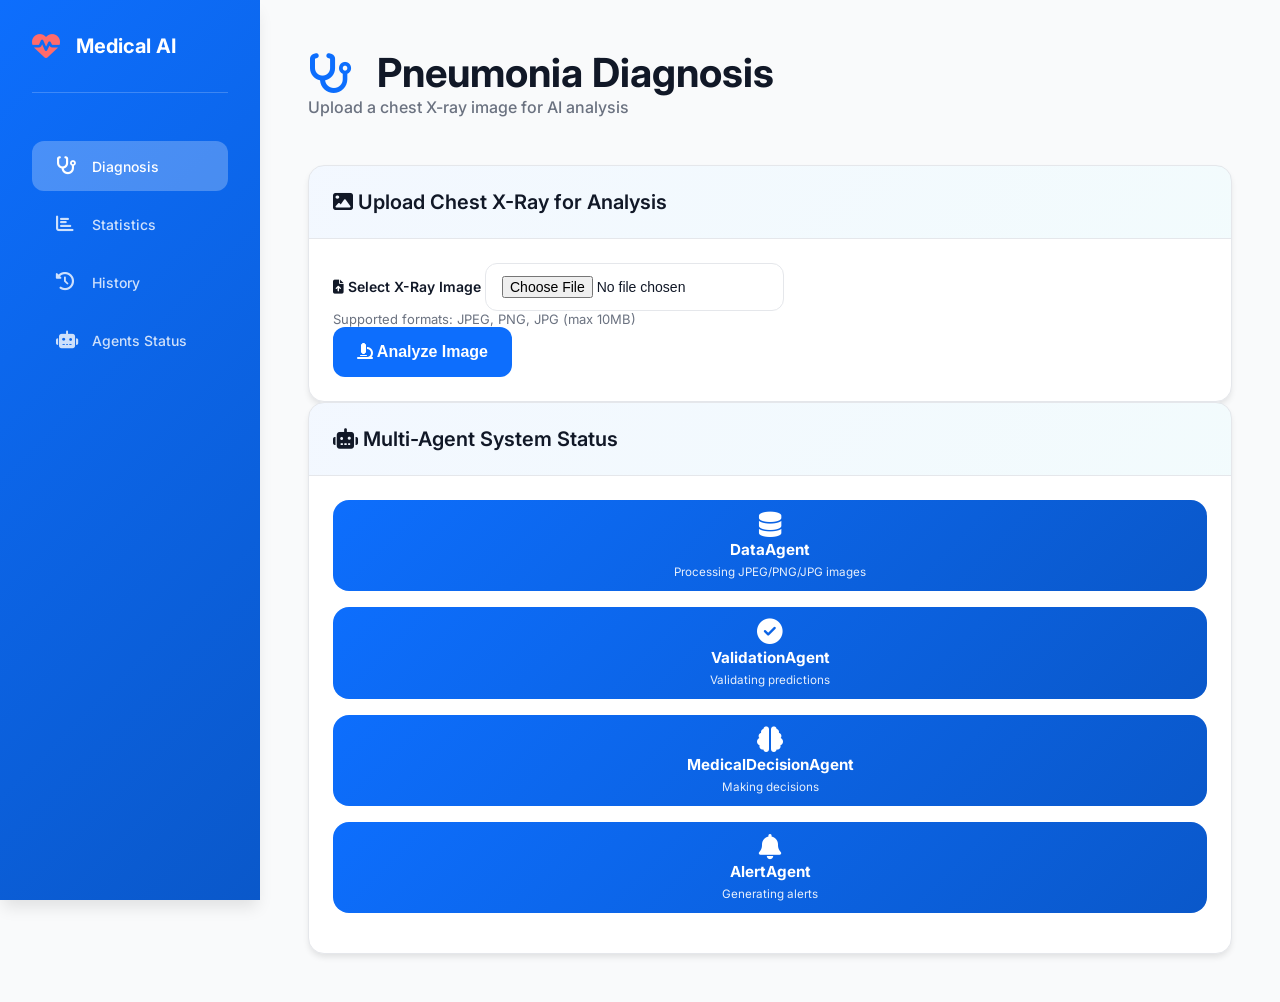
<file: pneumonia-project/src/main/resources/templates/index.html>
<!DOCTYPE html>
<html xmlns:th="http://www.thymeleaf.org">
<head>
    <title>Medical AI - Pneumonia Detection System</title>
    <meta charset="UTF-8">
    <meta name="viewport" content="width=device-width, initial-scale=1.0">
    
    <link rel="preconnect" href="https://fonts.googleapis.com">
    <link rel="preconnect" href="https://fonts.gstatic.com" crossorigin>
    <link href="https://fonts.googleapis.com/css2?family=Inter:wght@400;500;600;700&display=swap" rel="stylesheet">
    <link rel="stylesheet" href="https://cdnjs.cloudflare.com/ajax/libs/font-awesome/6.4.0/css/all.min.css">
    
    <style>
        :root {
            --primary: #0d6efd;
            --primary-dark: #0a58ca;
            --success: #10b981;
            --warning: #f59e0b;
            --bg-primary: #ffffff;
            --bg-secondary: #f9fafb;
            --text-primary: #111827;
            --text-secondary: #6b7280;
            --border-color: #e5e7eb;
            --shadow-md: 0 4px 6px -1px rgba(0, 0, 0, 0.1);
            --shadow-lg: 0 10px 15px -3px rgba(0, 0, 0, 0.1);
            --transition-base: 200ms cubic-bezier(0.4, 0, 0.2, 1);
            --radius-xl: 1rem;
            --spacing-md: 1rem;
            --spacing-lg: 1.5rem;
            --spacing-xl: 2rem;
            --spacing-2xl: 3rem;
        }

        * { margin: 0; padding: 0; box-sizing: border-box; }
        html { scroll-behavior: smooth; }
        body {
            font-family: 'Inter', -apple-system, BlinkMacSystemFont, 'Segoe UI', sans-serif;
            background-color: var(--bg-secondary);
            color: var(--text-primary);
            font-size: 0.875rem;
        }

        .app-layout { display: flex; min-height: 100vh; }
        .sidebar {
            width: 260px;
            background: linear-gradient(135deg, var(--primary) 0%, var(--primary-dark) 100%);
            color: white;
            padding: var(--spacing-xl);
            position: fixed;
            height: 100vh;
            overflow-y: auto;
            box-shadow: var(--shadow-lg);
            z-index: 1000;
        }

        .sidebar-brand {
            display: flex;
            align-items: center;
            gap: var(--spacing-md);
            margin-bottom: var(--spacing-2xl);
            padding-bottom: var(--spacing-xl);
            border-bottom: 1px solid rgba(255, 255, 255, 0.2);
        }

        .sidebar-brand i { font-size: 1.75rem; color: #ff6b6b; }
        .sidebar-brand h1 { font-size: 1.25rem; font-weight: 700; }
        .nav-menu { list-style: none; }
        .nav-item { margin-bottom: 0.5rem; }
        .nav-link {
            display: flex;
            align-items: center;
            gap: var(--spacing-md);
            padding: var(--spacing-md) var(--spacing-lg);
            color: rgba(255, 255, 255, 0.8);
            text-decoration: none;
            border-radius: 0.75rem;
            transition: all var(--transition-base);
            font-weight: 500;
        }

        .nav-link:hover { background-color: rgba(255, 255, 255, 0.15); color: white; }
        .nav-link.active { background-color: rgba(255, 255, 255, 0.25); color: white; }
        .nav-link i { font-size: 1.125rem; width: 20px; }

        .main-content { flex: 1; margin-left: 260px; padding: var(--spacing-2xl); }
        .page-header { margin-bottom: var(--spacing-2xl); }
        .page-title { font-size: 2.5rem; font-weight: 700; display: flex; align-items: center; gap: var(--spacing-lg); }
        .page-title i { color: var(--primary); }
        .page-subtitle { font-size: 1rem; color: var(--text-secondary); font-weight: 500; }

        .card {
            background: var(--bg-primary);
            border: 1px solid var(--border-color);
            border-radius: var(--radius-xl);
            overflow: hidden;
            box-shadow: var(--shadow-md);
            transition: all var(--transition-base);
        }

        .card:hover { box-shadow: var(--shadow-lg); transform: translateY(-4px); }
        .card-header {
            padding: var(--spacing-lg);
            background: linear-gradient(135deg, rgba(13, 110, 253, 0.05) 0%, rgba(6, 182, 212, 0.05) 100%);
            border-bottom: 1px solid var(--border-color);
        }

        .card-header h3 { font-size: 1.25rem; font-weight: 600; margin: 0; }
        .card-body { padding: var(--spacing-lg); }

        .form-label { font-weight: 600; color: var(--text-primary); margin-bottom: 0.5rem; }
        .form-control, .form-select {
            border: 1px solid var(--border-color);
            border-radius: 0.75rem;
            padding: 0.75rem var(--spacing-md);
            font-size: 0.875rem;
            transition: all var(--transition-base);
        }

        .form-control:focus, .form-select:focus {
            border-color: var(--primary);
            box-shadow: 0 0 0 3px rgba(13, 110, 253, 0.1);
        }

        .btn {
            border-radius: 0.75rem;
            font-weight: 600;
            padding: 0.75rem var(--spacing-lg);
            transition: all var(--transition-base);
            border: none;
        }

        .btn-primary { background: var(--primary); color: white; }
        .btn-primary:hover { background: var(--primary-dark); }
        .btn-lg { font-size: 1rem; padding: 1rem var(--spacing-lg); }

        .image-preview {
            max-height: 300px;
            border-radius: var(--radius-xl);
            border: 2px solid var(--border-color);
            padding: var(--spacing-lg);
            text-align: center;
        }

        .form-text { font-size: 0.8125rem; color: var(--text-secondary); }

        .agent-box {
            background: linear-gradient(135deg, var(--primary) 0%, var(--primary-dark) 100%);
            color: white;
            border: none;
            text-align: center;
            border-radius: var(--radius-xl);
            padding: var(--spacing-xl);
        }

        .agent-box i { font-size: 2rem; margin-bottom: var(--spacing-md); display: block; }
        .agent-box strong { display: block; font-size: 1rem; margin-bottom: 0.5rem; }
        .agent-box small { opacity: 0.9; }
        .agent-box {
    padding: 0.75rem 0.5rem;      /* réduit la hauteur interne */
    min-height: auto;             /* supprime toute hauteur forcée */
    margin-bottom: 1rem;  /* espace vertical entre chaque box */
}

.agent-box i {
    font-size: 1.6rem;            /* légèrement plus petit */
    margin-bottom: 0.3rem;        /* réduit l’espace vertical */
    display: block;
    
}

.agent-box strong {
    display: block;
    font-size: 0.95rem;
    margin-bottom: 0.2rem;        /* réduit encore la hauteur */
    line-height: 1.1;
}

.agent-box small {
    opacity: 0.9;
    line-height: 1.1;             /* texte plus compact */
}

        

        @media (max-width: 768px) {
            .sidebar {
                width: 100%;
                height: auto;
                position: static;
                margin-bottom: var(--spacing-xl);
            }
            .main-content { margin-left: 0; padding: var(--spacing-lg); }
            .page-title { font-size: 1.75rem; }
        }
    </style>
</head>
<body>
    <div class="app-layout">
        <!-- Sidebar -->
        <aside class="sidebar">
            <div class="sidebar-brand">
                <i class="fas fa-heartbeat"></i>
                <h1>Medical AI</h1>
            </div>
            <nav>
                <ul class="nav-menu">
                    <li class="nav-item">
                        <a class="nav-link active" href="/"><i class="fas fa-stethoscope"></i><span>Diagnosis</span></a>
                    </li>
                    <li class="nav-item">
                        <a class="nav-link" href="/statistics"><i class="fas fa-chart-bar"></i><span>Statistics</span></a>
                    </li>
                    <li class="nav-item">
                        <a class="nav-link" href="/history"><i class="fas fa-history"></i><span>History</span></a>
                    </li>
                    <li class="nav-item">
                        <a class="nav-link" href="/agents"><i class="fas fa-robot"></i><span>Agents Status</span></a>
                    </li>
                </ul>
            </nav>
        </aside>

        <!-- Main Content -->
        <main class="main-content">
            <div class="page-header">
                <div class="page-title">
                    <i class="fas fa-stethoscope"></i>
                    <span>Pneumonia Diagnosis</span>
                </div>
                <p class="page-subtitle">Upload a chest X-ray image for AI analysis</p>
            </div>

            <!-- Upload Card -->
            <div class="row justify-content-center mb-4">
                <div class="col-md-8">
                    <div class="card">
                        <div class="card-header">
                            <h3><i class="fas fa-image"></i> Upload Chest X-Ray for Analysis</h3>
                        </div>
                        <div class="card-body">
                            <form action="/predict" method="post" enctype="multipart/form-data" id="uploadForm">
                                <div class="mb-3">
                                    <label for="image" class="form-label">
                                        <i class="fas fa-file-upload"></i> Select X-Ray Image
                                    </label>
                                    <input type="file" class="form-control" id="image" name="image" 
                                           accept="image/jpeg,image/png,image/jpg" required>
                                    <div class="form-text">Supported formats: JPEG, PNG, JPG (max 10MB)</div>
                                </div>
                                
                                <div class="mb-3">
                                    <div id="imagePreview"></div>
                                </div>
                                
                                <div class="d-grid">
                                    <button type="submit" class="btn btn-primary btn-lg" id="analyzeBtn">
                                        <i class="fas fa-microscope"></i> Analyze Image
                                    </button>
                                </div>
                            </form>
                        </div>
                    </div>
                </div>
            </div>

            <!-- Agent Status -->
            <div class="card">
                <div class="card-header">
                    <h3><i class="fas fa-robot"></i> Multi-Agent System Status</h3>
                </div>
                <div class="card-body">
                    <div class="row" style="gap: var(--spacing-lg);">
                        <div class="col-md-3">
                            <div class="agent-box">
                                <i class="fas fa-database"></i>
                                <strong>DataAgent</strong>
                                <small>Processing JPEG/PNG/JPG images</small>
                            </div>
                        </div>
                        <div class="col-md-3">
                            <div class="agent-box">
                                <i class="fas fa-check-circle"></i>
                                <strong>ValidationAgent</strong>
                                <small>Validating predictions</small>
                            </div>
                        </div>
                        <div class="col-md-3">
                            <div class="agent-box">
                                <i class="fas fa-brain"></i>
                                <strong>MedicalDecisionAgent</strong>
                                <small>Making decisions</small>
                            </div>
                        </div>
                        <div class="col-md-3">
                            <div class="agent-box">
                                <i class="fas fa-bell"></i>
                                <strong>AlertAgent</strong>
                                <small>Generating alerts</small>
                            </div>
                        </div>
                    </div>
                </div>
            </div>
        </main>
    </div>

    <script src="https://cdn.jsdelivr.net/npm/bootstrap@5.1.3/dist/js/bootstrap.bundle.min.js"></script>
    <script>
        document.getElementById('image').addEventListener('change', function(e) {
            const file = e.target.files[0];
            const preview = document.getElementById('imagePreview');
            
            if (file) {
                const reader = new FileReader();
                reader.onload = function(e) {
                    preview.innerHTML = `<img src="${e.target.result}" class="image-preview" alt="Preview">`;
                }
                reader.readAsDataURL(file);
            } else {
                preview.innerHTML = '';
            }
        });

        document.getElementById('uploadForm').addEventListener('submit', function() {
            const btn = document.getElementById('analyzeBtn');
            btn.disabled = true;
            btn.innerHTML = '<i class="fas fa-spinner fa-spin"></i> Analyzing...';
        });
    </script>
</body>
</html>
</file>
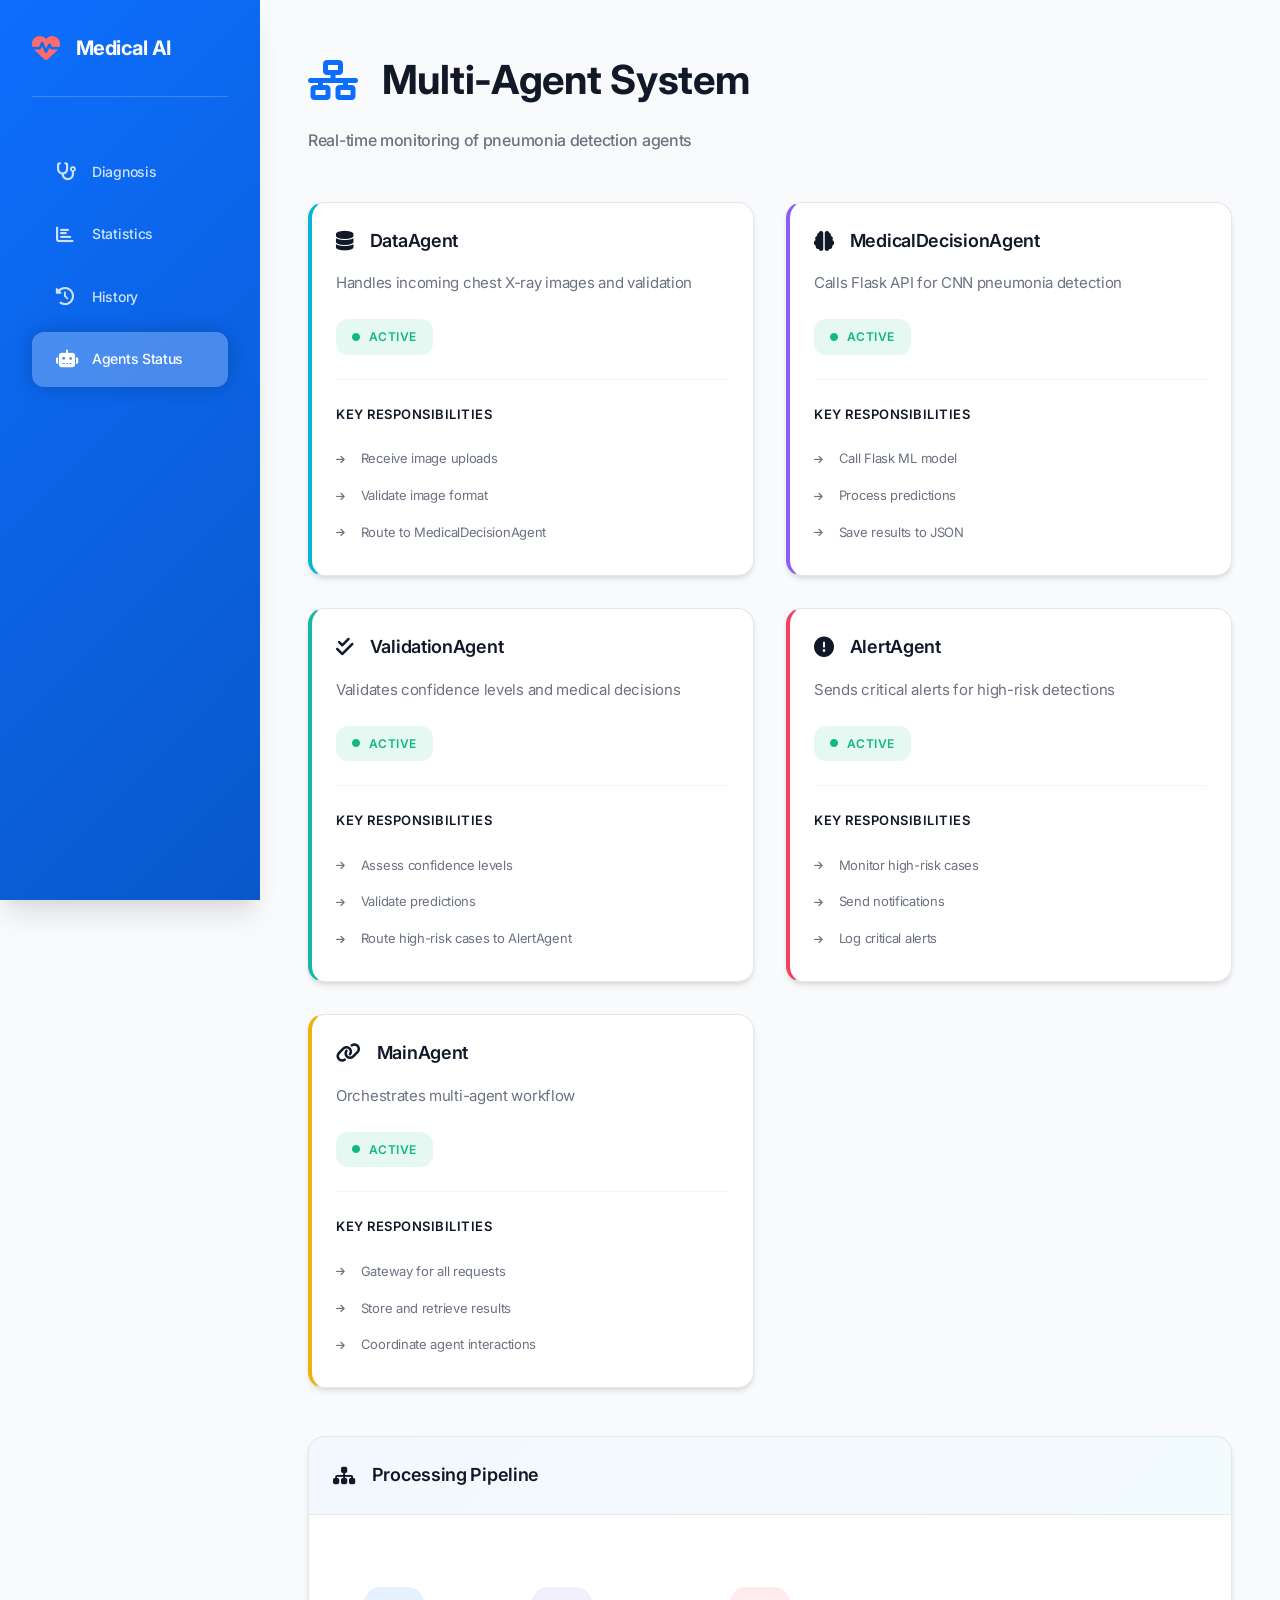
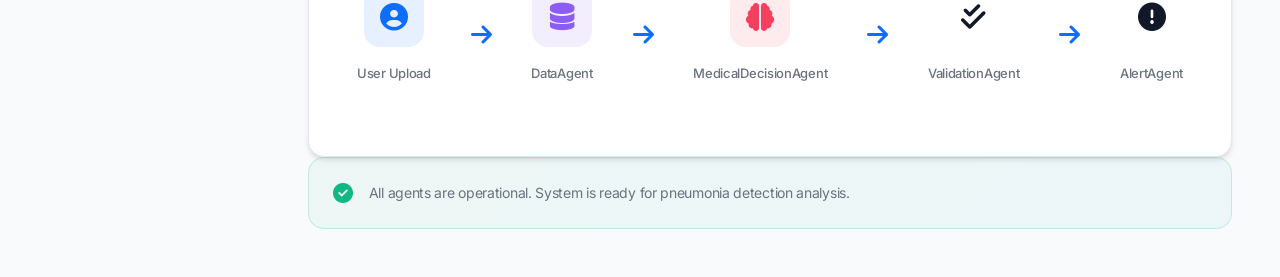
<file: pneumonia-project/src/main/resources/templates/agents.html>
<!DOCTYPE html>
<html xmlns:th="http://www.thymeleaf.org">
<head>
    <title>Agents Status - Medical AI</title>
    <meta charset="UTF-8">
    <meta name="viewport" content="width=device-width, initial-scale=1.0">
    
    <!-- Google Fonts -->
    <link rel="preconnect" href="https://fonts.googleapis.com">
    <link rel="preconnect" href="https://fonts.gstatic.com" crossorigin>
    <link href="https://fonts.googleapis.com/css2?family=Inter:wght@400;500;600;700&family=Space+Mono:wght@400;700&display=swap" rel="stylesheet">
    
    <!-- Font Awesome -->
    <link rel="stylesheet" href="https://cdnjs.cloudflare.com/ajax/libs/font-awesome/6.4.0/css/all.min.css">
    
    <!-- Modern CSS -->
    <style>
        /* ============================================
           DESIGN SYSTEM & CSS VARIABLES
           ============================================ */
        :root {
            /* Color Palette - Medical/Tech Theme */
            --primary: #0d6efd;
            --primary-dark: #0a58ca;
            --primary-light: #e7f1ff;
            --secondary: #6c757d;
            --success: #10b981;
            --warning: #f59e0b;
            --danger: #ef4444;
            --info: #06b6d4;
            
            /* Semantic Colors */
            --bg-primary: #ffffff;
            --bg-secondary: #f9fafb;
            --bg-tertiary: #f3f4f6;
            --text-primary: #111827;
            --text-secondary: #6b7280;
            --text-tertiary: #9ca3af;
            --border-color: #e5e7eb;
            --border-light: #f3f4f6;
            
            /* Agent Colors */
            --agent-data: #06b6d4;
            --agent-decision: #8b5cf6;
            --agent-validation: #14b8a6;
            --agent-alert: #f43f5e;
            --agent-main: #eab308;
            
            /* Spacing */
            --spacing-xs: 0.25rem;
            --spacing-sm: 0.5rem;
            --spacing-md: 1rem;
            --spacing-lg: 1.5rem;
            --spacing-xl: 2rem;
            --spacing-2xl: 3rem;
            
            /* Border Radius */
            --radius-sm: 0.375rem;
            --radius-md: 0.5rem;
            --radius-lg: 0.75rem;
            --radius-xl: 1rem;
            
            /* Shadows */
            --shadow-sm: 0 1px 2px 0 rgba(0, 0, 0, 0.05);
            --shadow-md: 0 4px 6px -1px rgba(0, 0, 0, 0.1), 0 2px 4px -1px rgba(0, 0, 0, 0.06);
            --shadow-lg: 0 10px 15px -3px rgba(0, 0, 0, 0.1), 0 4px 6px -2px rgba(0, 0, 0, 0.05);
            --shadow-xl: 0 20px 25px -5px rgba(0, 0, 0, 0.1), 0 10px 10px -5px rgba(0, 0, 0, 0.04);
            
            /* Transitions */
            --transition-fast: 150ms cubic-bezier(0.4, 0, 0.2, 1);
            --transition-base: 200ms cubic-bezier(0.4, 0, 0.2, 1);
            --transition-slow: 300ms cubic-bezier(0.4, 0, 0.2, 1);
        }

        /* ============================================
           GLOBAL & RESET
           ============================================ */
        * {
            margin: 0;
            padding: 0;
            box-sizing: border-box;
        }

        html {
            scroll-behavior: smooth;
        }

        body {
            font-family: 'Inter', -apple-system, BlinkMacSystemFont, 'Segoe UI', sans-serif;
            background-color: var(--bg-secondary);
            color: var(--text-primary);
            line-height: 1.6;
            font-size: 0.875rem;
            letter-spacing: -0.3px;
        }

        /* ============================================
           LAYOUT & STRUCTURE
           ============================================ */
        .app-layout {
            display: flex;
            min-height: 100vh;
            background-color: var(--bg-secondary);
        }

        .sidebar {
            width: 260px;
            background: linear-gradient(135deg, var(--primary) 0%, var(--primary-dark) 100%);
            color: white;
            padding: var(--spacing-xl);
            position: fixed;
            height: 100vh;
            overflow-y: auto;
            box-shadow: var(--shadow-xl);
            z-index: 1000;
        }

        .sidebar-brand {
            display: flex;
            align-items: center;
            gap: var(--spacing-md);
            margin-bottom: var(--spacing-2xl);
            padding-bottom: var(--spacing-xl);
            border-bottom: 1px solid rgba(255, 255, 255, 0.2);
        }

        .sidebar-brand i {
            font-size: 1.75rem;
            color: #ff6b6b;
        }

        .sidebar-brand h1 {
            font-size: 1.25rem;
            font-weight: 700;
            letter-spacing: -0.5px;
        }

        .nav-menu {
            list-style: none;
        }

        .nav-item {
            margin-bottom: var(--spacing-sm);
        }

        .nav-link {
            display: flex;
            align-items: center;
            gap: var(--spacing-md);
            padding: var(--spacing-md) var(--spacing-lg);
            color: rgba(255, 255, 255, 0.8);
            text-decoration: none;
            border-radius: var(--radius-lg);
            transition: all var(--transition-base);
            font-weight: 500;
        }

        .nav-link:hover {
            background-color: rgba(255, 255, 255, 0.15);
            color: white;
            transform: translateX(4px);
        }

        .nav-link.active {
            background-color: rgba(255, 255, 255, 0.25);
            color: white;
            box-shadow: 0 0 20px rgba(0, 0, 0, 0.2);
        }

        .nav-link i {
            font-size: 1.125rem;
            width: 20px;
        }

        .main-content {
            flex: 1;
            margin-left: 260px;
            padding: var(--spacing-2xl);
        }

        /* ============================================
           HEADER & TITLE
           ============================================ */
        .page-header {
            margin-bottom: var(--spacing-2xl);
        }

        .page-title {
            font-size: 2.5rem;
            font-weight: 700;
            color: var(--text-primary);
            margin-bottom: var(--spacing-md);
            display: flex;
            align-items: center;
            gap: var(--spacing-lg);
        }

        .page-title i {
            color: var(--primary);
            font-size: 2.5rem;
        }

        .page-subtitle {
            font-size: 1rem;
            color: var(--text-secondary);
            font-weight: 500;
        }

        /* ============================================
           CARDS & COMPONENTS
           ============================================ */
        .card {
            background: var(--bg-primary);
            border: 1px solid var(--border-color);
            border-radius: var(--radius-xl);
            overflow: hidden;
            box-shadow: var(--shadow-md);
            transition: all var(--transition-base);
        }

        .card:hover {
            box-shadow: var(--shadow-lg);
            transform: translateY(-4px);
            border-color: var(--primary-light);
        }

        .card-header {
            padding: var(--spacing-lg);
            background: linear-gradient(135deg, rgba(13, 110, 253, 0.05) 0%, rgba(6, 182, 212, 0.05) 100%);
            border-bottom: 1px solid var(--border-color);
        }

        .card-header h5 {
            font-size: 1.125rem;
            font-weight: 600;
            color: var(--text-primary);
            margin: 0;
            display: flex;
            align-items: center;
            gap: var(--spacing-md);
        }

        .card-header i {
            font-size: 1.25rem;
        }

        .card-body {
            padding: var(--spacing-lg);
        }

        .card-title {
            font-size: 1.125rem;
            font-weight: 600;
            color: var(--text-primary);
            margin: 0 0 var(--spacing-md) 0;
            display: flex;
            align-items: center;
            gap: var(--spacing-md);
        }

        .card-title i {
            font-size: 1.25rem;
        }

        .card-text {
            color: var(--text-secondary);
            margin: 0 0 var(--spacing-lg) 0;
            font-size: 0.9375rem;
        }

        /* ============================================
           BADGES & STATUS
           ============================================ */
        .badge {
            display: inline-flex;
            align-items: center;
            gap: var(--spacing-sm);
            padding: var(--spacing-sm) var(--spacing-md);
            border-radius: var(--radius-lg);
            font-size: 0.75rem;
            font-weight: 600;
            text-transform: uppercase;
            letter-spacing: 0.5px;
        }

        .badge-success {
            background: rgba(16, 185, 129, 0.1);
            color: var(--success);
        }

        .badge-warning {
            background: rgba(245, 158, 11, 0.1);
            color: var(--warning);
        }

        .badge-danger {
            background: rgba(239, 68, 68, 0.1);
            color: var(--danger);
        }

        .badge i {
            font-size: 0.5rem;
            animation: pulse-dot 2s infinite;
        }

        @keyframes pulse-dot {
            0%, 100% { opacity: 1; }
            50% { opacity: 0.5; }
        }

        /* ============================================
           AGENT GRID
           ============================================ */
        .agents-grid {
            display: grid;
            grid-template-columns: repeat(auto-fit, minmax(320px, 1fr));
            gap: var(--spacing-xl);
            margin-bottom: var(--spacing-2xl);
        }

        .agent-card {
            position: relative;
            border-left: 4px solid var(--primary);
        }

        .agent-card.data { border-left-color: var(--agent-data); }
        .agent-card.decision { border-left-color: var(--agent-decision); }
        .agent-card.validation { border-left-color: var(--agent-validation); }
        .agent-card.alert { border-left-color: var(--agent-alert); }
        .agent-card.main { border-left-color: var(--agent-main); }

        .agent-responsibilities {
            margin-top: var(--spacing-lg);
            padding-top: var(--spacing-lg);
            border-top: 1px solid var(--border-light);
        }

        .agent-responsibilities strong {
            display: block;
            font-size: 0.8125rem;
            font-weight: 600;
            color: var(--text-primary);
            margin-bottom: var(--spacing-md);
            text-transform: uppercase;
            letter-spacing: 0.5px;
        }

        .agent-responsibilities ul {
            list-style: none;
            margin: 0;
        }

        .agent-responsibilities li {
            display: flex;
            align-items: center;
            gap: var(--spacing-md);
            padding: var(--spacing-sm) 0;
            font-size: 0.8125rem;
            color: var(--text-secondary);
        }

        .agent-responsibilities i {
            font-size: 0.625rem;
            flex-shrink: 0;
        }

        /* ============================================
           PIPELINE & DIAGRAM
           ============================================ */
        .pipeline-container {
            overflow-x: auto;
            padding: var(--spacing-md) 0;
        }

        .pipeline {
            display: flex;
            align-items: center;
            justify-content: space-between;
            gap: var(--spacing-lg);
            min-width: min-content;
            padding: var(--spacing-xl) var(--spacing-lg);
        }

        .pipeline-step {
            display: flex;
            flex-direction: column;
            align-items: center;
            gap: var(--spacing-md);
            text-align: center;
            flex-shrink: 0;
            animation: slideIn 0.6s ease-out forwards;
            opacity: 0;
        }

        @keyframes slideIn {
            from {
                opacity: 0;
                transform: translateY(20px);
            }
            to {
                opacity: 1;
                transform: translateY(0);
            }
        }

        .pipeline-step:nth-child(1) { animation-delay: 0.1s; }
        .pipeline-step:nth-child(2) { animation-delay: 0.2s; }
        .pipeline-step:nth-child(3) { animation-delay: 0.3s; }
        .pipeline-step:nth-child(4) { animation-delay: 0.4s; }
        .pipeline-step:nth-child(5) { animation-delay: 0.5s; }
        .pipeline-step:nth-child(6) { animation-delay: 0.6s; }
        .pipeline-step:nth-child(7) { animation-delay: 0.7s; }

        .pipeline-icon {
            width: 60px;
            height: 60px;
            display: flex;
            align-items: center;
            justify-content: center;
            border-radius: var(--radius-xl);
            font-size: 1.75rem;
            transition: all var(--transition-base);
        }

        .pipeline-step:nth-child(1) .pipeline-icon { background: rgba(13, 110, 253, 0.1); color: var(--primary); }
        .pipeline-step:nth-child(2) .pipeline-icon { background: rgba(6, 182, 212, 0.1); color: var(--agent-data); }
        .pipeline-step:nth-child(3) .pipeline-icon { background: rgba(139, 92, 246, 0.1); color: var(--agent-decision); }
        .pipeline-step:nth-child(4) .pipeline-icon { background: rgba(20, 184, 166, 0.1); color: var(--agent-validation); }
        .pipeline-step:nth-child(5) .pipeline-icon { background: rgba(244, 63, 94, 0.1); color: var(--agent-alert); }

        .pipeline-step p {
            font-size: 0.8125rem;
            color: var(--text-secondary);
            font-weight: 500;
            margin: 0;
        }

        .pipeline-arrow {
            font-size: 1.5rem;
            color: var(--primary);
            flex-shrink: 0;
            animation: float 2s ease-in-out infinite;
        }

        @keyframes float {
            0%, 100% { transform: translateX(0); }
            50% { transform: translateX(4px); }
        }

        /* ============================================
           SYSTEM STATUS
           ============================================ */
        .system-status {
            display: flex;
            align-items: center;
            gap: var(--spacing-md);
            padding: var(--spacing-lg);
            background: linear-gradient(135deg, rgba(16, 185, 129, 0.05) 0%, rgba(6, 182, 212, 0.05) 100%);
            border: 1px solid rgba(16, 185, 129, 0.2);
            border-radius: var(--radius-xl);
            color: var(--text-secondary);
            font-size: 0.875rem;
        }

        .system-status i {
            color: var(--success);
            font-size: 1.25rem;
        }

        /* ============================================
           RESPONSIVE DESIGN
           ============================================ */
        @media (max-width: 768px) {
            .sidebar {
                width: 100%;
                height: auto;
                position: static;
                padding: var(--spacing-lg);
                border-radius: var(--radius-xl);
                margin-bottom: var(--spacing-xl);
            }

            .main-content {
                margin-left: 0;
                padding: var(--spacing-lg);
            }

            .page-title {
                font-size: 1.75rem;
            }

            .agents-grid {
                grid-template-columns: 1fr;
            }

            .pipeline {
                flex-wrap: wrap;
                gap: var(--spacing-md);
            }

            .pipeline-arrow {
                display: none;
            }
        }

        /* ============================================
           UTILITY CLASSES
           ============================================ */
        .divider {
            height: 1px;
            background: var(--border-color);
            margin: var(--spacing-lg) 0;
        }

        .text-muted {
            color: var(--text-secondary);
        }

        .text-muted-light {
            color: var(--text-tertiary);
        }
    </style>
</head>
<body>
    <div class="app-layout">
        <!-- Sidebar Navigation -->
        <aside class="sidebar">
            <div class="sidebar-brand">
                <i class="fas fa-heartbeat"></i>
                <h1>Medical AI</h1>
            </div>

            <nav>
                <ul class="nav-menu">
                    <li class="nav-item">
                        <a class="nav-link" href="/">
                            <i class="fas fa-stethoscope"></i>
                            <span>Diagnosis</span>
                        </a>
                    </li>
                    <li class="nav-item">
                        <a class="nav-link" href="/statistics">
                            <i class="fas fa-chart-bar"></i>
                            <span>Statistics</span>
                        </a>
                    </li>
                    <li class="nav-item">
                        <a class="nav-link" href="/history">
                            <i class="fas fa-history"></i>
                            <span>History</span>
                        </a>
                    </li>
                    <li class="nav-item">
                        <a class="nav-link active" href="/agents">
                            <i class="fas fa-robot"></i>
                            <span>Agents Status</span>
                        </a>
                    </li>
                </ul>
            </nav>
        </aside>

        <!-- Main Content -->
        <main class="main-content">
            <!-- Page Header -->
            <div class="page-header">
                <div class="page-title">
                    <i class="fas fa-network-wired"></i>
                    <span>Multi-Agent System</span>
                </div>
                <p class="page-subtitle">Real-time monitoring of pneumonia detection agents</p>
            </div>

            <!-- Agents Grid -->
            <div class="agents-grid">
                <!-- DataAgent Card -->
                <div class="card agent-card data">
                    <div class="card-body">
                        <h5 class="card-title">
                            <i class="fas fa-database"></i>
                            DataAgent
                        </h5>
                        <p class="card-text">Handles incoming chest X-ray images and validation</p>
                        <span class="badge badge-success">
                            <i class="fas fa-circle"></i>
                            Active
                        </span>
                        <div class="agent-responsibilities">
                            <strong>Key Responsibilities</strong>
                            <ul>
                                <li><i class="fas fa-arrow-right"></i>Receive image uploads</li>
                                <li><i class="fas fa-arrow-right"></i>Validate image format</li>
                                <li><i class="fas fa-arrow-right"></i>Route to MedicalDecisionAgent</li>
                            </ul>
                        </div>
                    </div>
                </div>

                <!-- MedicalDecisionAgent Card -->
                <div class="card agent-card decision">
                    <div class="card-body">
                        <h5 class="card-title">
                            <i class="fas fa-brain"></i>
                            MedicalDecisionAgent
                        </h5>
                        <p class="card-text">Calls Flask API for CNN pneumonia detection</p>
                        <span class="badge badge-success">
                            <i class="fas fa-circle"></i>
                            Active
                        </span>
                        <div class="agent-responsibilities">
                            <strong>Key Responsibilities</strong>
                            <ul>
                                <li><i class="fas fa-arrow-right"></i>Call Flask ML model</li>
                                <li><i class="fas fa-arrow-right"></i>Process predictions</li>
                                <li><i class="fas fa-arrow-right"></i>Save results to JSON</li>
                            </ul>
                        </div>
                    </div>
                </div>

                <!-- ValidationAgent Card -->
                <div class="card agent-card validation">
                    <div class="card-body">
                        <h5 class="card-title">
                            <i class="fas fa-check-double"></i>
                            ValidationAgent
                        </h5>
                        <p class="card-text">Validates confidence levels and medical decisions</p>
                        <span class="badge badge-success">
                            <i class="fas fa-circle"></i>
                            Active
                        </span>
                        <div class="agent-responsibilities">
                            <strong>Key Responsibilities</strong>
                            <ul>
                                <li><i class="fas fa-arrow-right"></i>Assess confidence levels</li>
                                <li><i class="fas fa-arrow-right"></i>Validate predictions</li>
                                <li><i class="fas fa-arrow-right"></i>Route high-risk cases to AlertAgent</li>
                            </ul>
                        </div>
                    </div>
                </div>

                <!-- AlertAgent Card -->
                <div class="card agent-card alert">
                    <div class="card-body">
                        <h5 class="card-title">
                            <i class="fas fa-exclamation-circle"></i>
                            AlertAgent
                        </h5>
                        <p class="card-text">Sends critical alerts for high-risk detections</p>
                        <span class="badge badge-success">
                            <i class="fas fa-circle"></i>
                            Active
                        </span>
                        <div class="agent-responsibilities">
                            <strong>Key Responsibilities</strong>
                            <ul>
                                <li><i class="fas fa-arrow-right"></i>Monitor high-risk cases</li>
                                <li><i class="fas fa-arrow-right"></i>Send notifications</li>
                                <li><i class="fas fa-arrow-right"></i>Log critical alerts</li>
                            </ul>
                        </div>
                    </div>
                </div>

                <!-- MainAgent Card -->
                <div class="card agent-card main">
                    <div class="card-body">
                        <h5 class="card-title">
                            <i class="fas fa-link"></i>
                            MainAgent
                        </h5>
                        <p class="card-text">Orchestrates multi-agent workflow</p>
                        <span class="badge badge-success">
                            <i class="fas fa-circle"></i>
                            Active
                        </span>
                        <div class="agent-responsibilities">
                            <strong>Key Responsibilities</strong>
                            <ul>
                                <li><i class="fas fa-arrow-right"></i>Gateway for all requests</li>
                                <li><i class="fas fa-arrow-right"></i>Store and retrieve results</li>
                                <li><i class="fas fa-arrow-right"></i>Coordinate agent interactions</li>
                            </ul>
                        </div>
                    </div>
                </div>
            </div>

            <!-- Processing Pipeline -->
            <div class="card">
                <div class="card-header">
                    <h5>
                        <i class="fas fa-sitemap"></i>
                        Processing Pipeline
                    </h5>
                </div>
                <div class="card-body">
                    <div class="pipeline-container">
                        <div class="pipeline">
                            <div class="pipeline-step">
                                <div class="pipeline-icon">
                                    <i class="fas fa-user-circle"></i>
                                </div>
                                <p>User Upload</p>
                            </div>
                            <div class="pipeline-arrow">
                                <i class="fas fa-arrow-right"></i>
                            </div>
                            <div class="pipeline-step">
                                <div class="pipeline-icon">
                                    <i class="fas fa-database"></i>
                                </div>
                                <p>DataAgent</p>
                            </div>
                            <div class="pipeline-arrow">
                                <i class="fas fa-arrow-right"></i>
                            </div>
                            <div class="pipeline-step">
                                <div class="pipeline-icon">
                                    <i class="fas fa-brain"></i>
                                </div>
                                <p>MedicalDecisionAgent</p>
                            </div>
                            <div class="pipeline-arrow">
                                <i class="fas fa-arrow-right"></i>
                            </div>
                            <div class="pipeline-step">
                                <div class="pipeline-icon">
                                    <i class="fas fa-check-double"></i>
                                </div>
                                <p>ValidationAgent</p>
                            </div>
                            <div class="pipeline-arrow">
                                <i class="fas fa-arrow-right"></i>
                            </div>
                            <div class="pipeline-step">
                                <div class="pipeline-icon">
                                    <i class="fas fa-exclamation-circle"></i>
                                </div>
                                <p>AlertAgent</p>
                            </div>
                        </div>
                    </div>
                </div>
            </div>

            <!-- System Status -->
            <div class="system-status">
                <i class="fas fa-check-circle"></i>
                <span>All agents are operational. System is ready for pneumonia detection analysis.</span>
            </div>
        </main>
    </div>
</body>
</html>
</file>
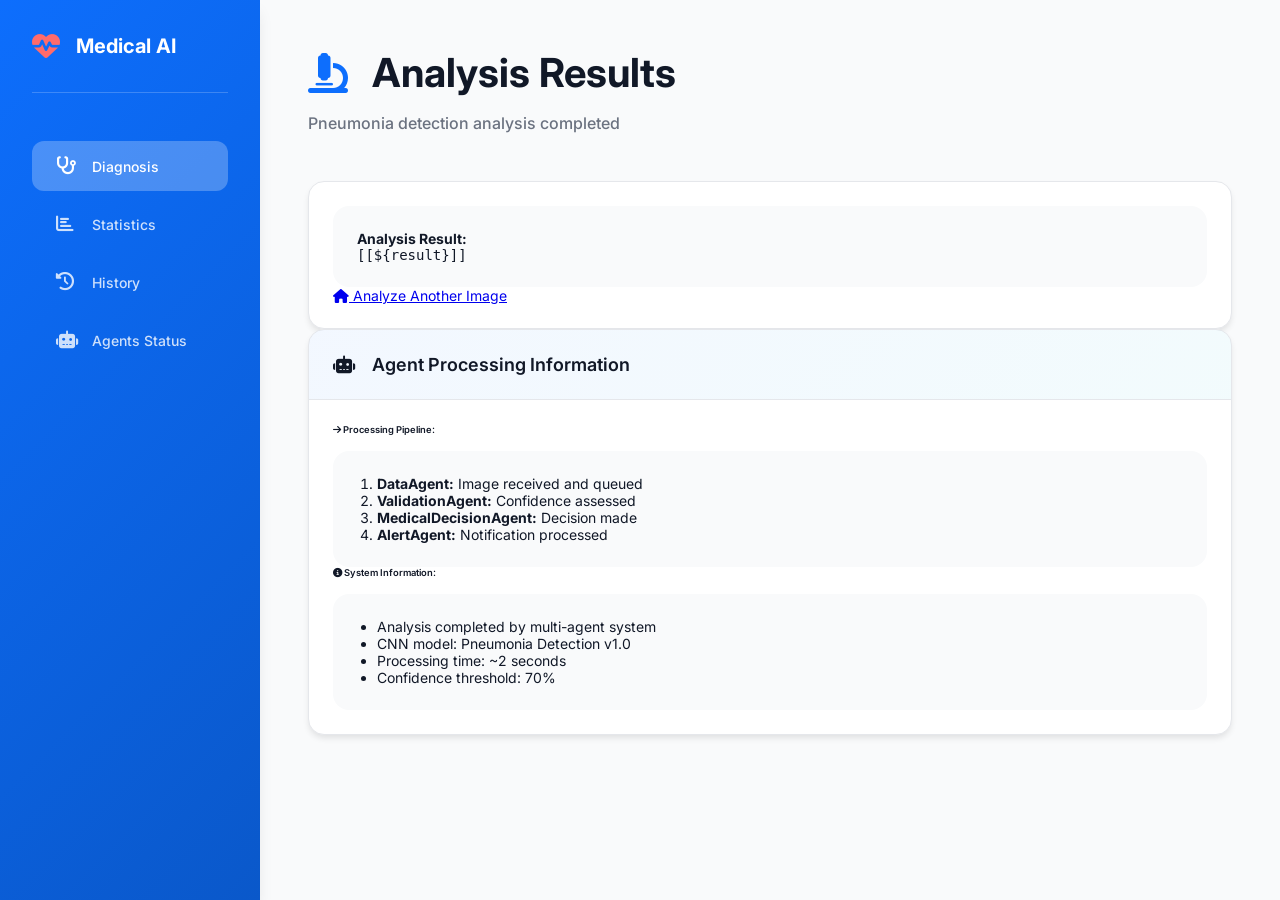
<file: pneumonia-project/src/main/resources/templates/result.html>
<!DOCTYPE html>
<html xmlns:th="http://www.thymeleaf.org">
<head>
    <title>Analysis Result - Medical AI</title>
    <meta charset="UTF-8">
    <meta name="viewport" content="width=device-width, initial-scale=1.0">
    
    <!-- Google Fonts -->
    <link rel="preconnect" href="https://fonts.googleapis.com">
    <link rel="preconnect" href="https://fonts.gstatic.com" crossorigin>
    <link href="https://fonts.googleapis.com/css2?family=Inter:wght@400;500;600;700&display=swap" rel="stylesheet">
    
    <!-- Font Awesome -->
    <link rel="stylesheet" href="https://cdnjs.cloudflare.com/ajax/libs/font-awesome/6.4.0/css/all.min.css">
    
    <!-- Modern CSS -->
    <style>
        /* ...existing design system variables and global styles... */
        :root {
            --primary: #0d6efd;
            --primary-dark: #0a58ca;
            --primary-light: #e7f1ff;
            --success: #10b981;
            --warning: #f59e0b;
            --danger: #ef4444;
            --bg-primary: #ffffff;
            --bg-secondary: #f9fafb;
            --text-primary: #111827;
            --text-secondary: #6b7280;
            --border-color: #e5e7eb;
            --shadow-md: 0 4px 6px -1px rgba(0, 0, 0, 0.1);
            --shadow-lg: 0 10px 15px -3px rgba(0, 0, 0, 0.1);
            --transition-base: 200ms cubic-bezier(0.4, 0, 0.2, 1);
            --radius-xl: 1rem;
            --spacing-md: 1rem;
            --spacing-lg: 1.5rem;
            --spacing-xl: 2rem;
            --spacing-2xl: 3rem;
        }

        * { margin: 0; padding: 0; box-sizing: border-box; }
        html { scroll-behavior: smooth; }
        body {
            font-family: 'Inter', -apple-system, BlinkMacSystemFont, 'Segoe UI', sans-serif;
            background-color: var(--bg-secondary);
            color: var(--text-primary);
            font-size: 0.875rem;
        }

        .app-layout {
            display: flex;
            min-height: 100vh;
        }

        .sidebar {
            width: 260px;
            background: linear-gradient(135deg, var(--primary) 0%, var(--primary-dark) 100%);
            color: white;
            padding: var(--spacing-xl);
            position: fixed;
            height: 100vh;
            overflow-y: auto;
            box-shadow: var(--shadow-lg);
            z-index: 1000;
        }

        .sidebar-brand {
            display: flex;
            align-items: center;
            gap: var(--spacing-md);
            margin-bottom: var(--spacing-2xl);
            padding-bottom: var(--spacing-xl);
            border-bottom: 1px solid rgba(255, 255, 255, 0.2);
        }

        .sidebar-brand i { font-size: 1.75rem; color: #ff6b6b; }
        .sidebar-brand h1 { font-size: 1.25rem; font-weight: 700; }

        .nav-menu { list-style: none; }
        .nav-item { margin-bottom: 0.5rem; }
        .nav-link {
            display: flex;
            align-items: center;
            gap: var(--spacing-md);
            padding: var(--spacing-md) var(--spacing-lg);
            color: rgba(255, 255, 255, 0.8);
            text-decoration: none;
            border-radius: 0.75rem;
            transition: all var(--transition-base);
            font-weight: 500;
        }

        .nav-link:hover { background-color: rgba(255, 255, 255, 0.15); color: white; }
        .nav-link.active { background-color: rgba(255, 255, 255, 0.25); color: white; }
        .nav-link i { font-size: 1.125rem; width: 20px; }

        .main-content {
            flex: 1;
            margin-left: 260px;
            padding: var(--spacing-2xl);
        }

        .page-header { margin-bottom: var(--spacing-2xl); }
        .page-title {
            font-size: 2.5rem;
            font-weight: 700;
            margin-bottom: var(--spacing-md);
            display: flex;
            align-items: center;
            gap: var(--spacing-lg);
        }

        .page-title i { color: var(--primary); font-size: 2.5rem; }
        .page-subtitle { font-size: 1rem; color: var(--text-secondary); font-weight: 500; }

        .card {
            background: var(--bg-primary);
            border: 1px solid var(--border-color);
            border-radius: var(--radius-xl);
            overflow: hidden;
            box-shadow: var(--shadow-md);
            transition: all var(--transition-base);
        }

        .card:hover { box-shadow: var(--shadow-lg); transform: translateY(-4px); }
        .card-header {
            padding: var(--spacing-lg);
            background: linear-gradient(135deg, rgba(13, 110, 253, 0.05) 0%, rgba(6, 182, 212, 0.05) 100%);
            border-bottom: 1px solid var(--border-color);
        }

        .card-header h5 {
            font-size: 1.125rem;
            font-weight: 600;
            margin: 0;
            display: flex;
            align-items: center;
            gap: var(--spacing-md);
        }

        .card-body { padding: var(--spacing-lg); }
        .card-title {
            font-size: 1.125rem;
            font-weight: 600;
            margin: 0 0 var(--spacing-md) 0;
        }

        .badge {
            display: inline-flex;
            align-items: center;
            gap: 0.5rem;
            padding: 0.5rem var(--spacing-md);
            border-radius: 0.75rem;
            font-size: 0.75rem;
            font-weight: 600;
            text-transform: uppercase;
        }

        .badge-success { background: rgba(16, 185, 129, 0.1); color: var(--success); }
        .badge-danger { background: rgba(239, 68, 68, 0.1); color: var(--danger); }
        .badge-warning { background: rgba(245, 158, 11, 0.1); color: var(--warning); }

        .alert-notification {
            position: fixed;
            top: 0;
            right: 0;
            width: 100%;
            margin: 0;
            border-radius: 0;
            z-index: 10000;
            display: none;
        }

        .result-icon { font-size: 3rem; margin-bottom: var(--spacing-lg); }
        .result-title { font-size: 1.75rem; font-weight: 700; margin-bottom: var(--spacing-md); }
        .progress { height: 25px; }
        .progress-bar { display: flex; align-items: center; justify-content: center; font-weight: 600; }

        .info-section { background: var(--bg-secondary); padding: var(--spacing-lg); border-radius: var(--radius-xl); }

        @media (max-width: 768px) {
            .sidebar {
                width: 100%;
                height: auto;
                position: static;
                margin-bottom: var(--spacing-xl);
            }
            .main-content { margin-left: 0; padding: var(--spacing-lg); }
            .page-title { font-size: 1.75rem; }
        }
    </style>
</head>
<body>
    <div class="app-layout">
        <!-- Sidebar Navigation -->
        <aside class="sidebar">
            <div class="sidebar-brand">
                <i class="fas fa-heartbeat"></i>
                <h1>Medical AI</h1>
            </div>
            <nav>
                <ul class="nav-menu">
                    <li class="nav-item">
                        <a class="nav-link active" href="/"><i class="fas fa-stethoscope"></i><span>Diagnosis</span></a>
                    </li>
                    <li class="nav-item">
                        <a class="nav-link" href="/statistics"><i class="fas fa-chart-bar"></i><span>Statistics</span></a>
                    </li>
                    <li class="nav-item">
                        <a class="nav-link" href="/history"><i class="fas fa-history"></i><span>History</span></a>
                    </li>
                    <li class="nav-item">
                        <a class="nav-link" href="/agents"><i class="fas fa-robot"></i><span>Agents Status</span></a>
                    </li>
                </ul>
            </nav>
        </aside>

        <!-- Main Content -->
        <main class="main-content">
            <!-- Alert Notification -->
            <div id="alertNotification" class="alert-notification alert alert-dismissible fade show" role="alert">
                <div style="display: flex; align-items: center; padding: var(--spacing-lg); gap: var(--spacing-lg);">
                    <i id="alertIcon" style="font-size: 1.5rem;"></i>
                    <div style="flex: 1;">
                        <h5 class="mb-1" id="alertTitle"></h5>
                        <p class="mb-0" id="alertMessage"></p>
                    </div>
                    <button type="button" class="btn-close" data-bs-dismiss="alert"></button>
                </div>
            </div>

            <!-- Page Header -->
            <div class="page-header">
                <div class="page-title">
                    <i class="fas fa-microscope"></i>
                    <span>Analysis Results</span>
                </div>
                <p class="page-subtitle">Pneumonia detection analysis completed</p>
            </div>

            <!-- Result Card -->
            <div class="row justify-content-center mb-4">
                <div class="col-md-8">
                    <div class="card" id="resultCard">
                        <div class="card-body text-center">
                            <div id="resultContent">Loading...</div>
                            <div class="mt-4">
                                <a href="/" class="btn btn-primary btn-lg">
                                    <i class="fas fa-home"></i> Analyze Another Image
                                </a>
                            </div>
                        </div>
                    </div>
                </div>
            </div>

            <!-- Agent Processing Information -->
            <div class="card">
                <div class="card-header">
                    <h5><i class="fas fa-robot"></i>Agent Processing Information</h5>
                </div>
                <div class="card-body">
                    <div class="row">
                        <div class="col-md-6">
                            <h6 style="font-weight: 600; margin-bottom: var(--spacing-md);">
                                <i class="fas fa-arrow-right"></i> Processing Pipeline:
                            </h6>
                            <div class="info-section">
                                <ol style="margin: 0; padding-left: 1.25rem;">
                                    <li><strong>DataAgent:</strong> Image received and queued</li>
                                    <li><strong>ValidationAgent:</strong> Confidence assessed</li>
                                    <li><strong>MedicalDecisionAgent:</strong> Decision made</li>
                                    <li><strong>AlertAgent:</strong> Notification processed</li>
                                </ol>
                            </div>
                        </div>
                        <div class="col-md-6">
                            <h6 style="font-weight: 600; margin-bottom: var(--spacing-md);">
                                <i class="fas fa-info-circle"></i> System Information:
                            </h6>
                            <div class="info-section">
                                <ul style="margin: 0; padding-left: 1.25rem;">
                                    <li>Analysis completed by multi-agent system</li>
                                    <li>CNN model: Pneumonia Detection v1.0</li>
                                    <li>Processing time: <span id="processingTime">~2 seconds</span></li>
                                    <li>Confidence threshold: 70%</li>
                                </ul>
                            </div>
                        </div>
                    </div>
                </div>
            </div>
        </main>
    </div>

    <script src="https://cdn.jsdelivr.net/npm/bootstrap@5.1.3/dist/js/bootstrap.bundle.min.js"></script>
    <script>
        const resultText = '[[${result}]]';
        
        function parseAndDisplayResult() {
            const resultContent = document.getElementById('resultContent');
            const resultCard = document.getElementById('resultCard');
            const alertNotification = document.getElementById('alertNotification');
            const alertIcon = document.getElementById('alertIcon');
            const alertTitle = document.getElementById('alertTitle');
            const alertMessage = document.getElementById('alertMessage');
            
            try {
                const result = JSON.parse(resultText);
                
                let confidenceClass = '';
                let confidenceBadge = '';
                let predictionIcon = '';
                let recommendation = '';
                
                if (result.confidence >= 0.8) {
                    confidenceClass = 'success';
                    confidenceBadge = 'High Confidence';
                } else if (result.confidence >= 0.6) {
                    confidenceClass = 'warning';
                    confidenceBadge = 'Medium Confidence';
                } else {
                    confidenceClass = 'danger';
                    confidenceBadge = 'Low Confidence';
                }
                
                if (result.prediction === 'PNEUMONIA') {
                    predictionIcon = '<i class="fas fa-exclamation-triangle result-icon" style="color: var(--danger);"></i>';
                    recommendation = 'Immediate medical consultation recommended';
                    resultCard.style.borderLeft = '4px solid var(--danger)';
                    alertNotification.className = 'alert-notification alert alert-danger alert-dismissible fade show';
                    alertIcon.className = 'fas fa-exclamation-circle';
                    alertIcon.style.color = 'var(--danger)';
                    alertTitle.textContent = '🔴 PNEUMONIA DETECTED';
                    alertMessage.textContent = 'High risk detected. Immediate medical consultation is strongly recommended. Confidence: ' + (result.confidence * 100).toFixed(2) + '%';
                } else {
                    predictionIcon = '<i class="fas fa-check-circle result-icon" style="color: var(--success);"></i>';
                    recommendation = 'No immediate concerns detected';
                    resultCard.style.borderLeft = '4px solid var(--success)';
                    alertNotification.className = 'alert-notification alert alert-success alert-dismissible fade show';
                    alertIcon.className = 'fas fa-check-circle';
                    alertIcon.style.color = 'var(--success)';
                    alertTitle.textContent = '🟢 NORMAL';
                    alertMessage.textContent = 'No pneumonia detected. Patient appears healthy. Confidence: ' + (result.confidence * 100).toFixed(2) + '%';
                }
                
                alertNotification.style.display = 'block';
                
                resultContent.innerHTML = `
                    <div class="mb-3">${predictionIcon}</div>
                    <h2 class="result-title">Diagnosis: <strong>${result.prediction}</strong></h2>
                    <div class="mb-3">
                        <span class="badge badge-${confidenceClass === 'success' ? 'success' : (confidenceClass === 'warning' ? 'warning' : 'danger')}" style="padding: 0.5rem 1rem; font-size: 0.875rem;">
                            ${confidenceBadge}
                        </span>
                    </div>
                    <div class="mb-3">
                        <h4>Confidence Level: ${(result.confidence * 100).toFixed(2)}%</h4>
                        <div class="progress">
                            <div class="progress-bar bg-${confidenceClass === 'success' ? 'success' : (confidenceClass === 'warning' ? 'warning' : 'danger')}" 
                                 style="width: ${result.confidence * 100}%;">
                                ${(result.confidence * 100).toFixed(2)}%
                            </div>
                        </div>
                    </div>
                    <div class="info-section">
                        <h5><i class="fas fa-lightbulb" style="color: var(--primary); margin-right: 0.5rem;"></i>Recommendation</h5>
                        <p class="mb-0">${recommendation}</p>
                    </div>
                `;
                
            } catch (e) {
                alertNotification.style.display = 'none';
                resultContent.innerHTML = `<div class="info-section"><h4>Analysis Result:</h4><pre>${resultText}</pre></div>`;
            }
        }
        
        document.addEventListener('DOMContentLoaded', parseAndDisplayResult);
    </script>
</body>
</html>
</file>
